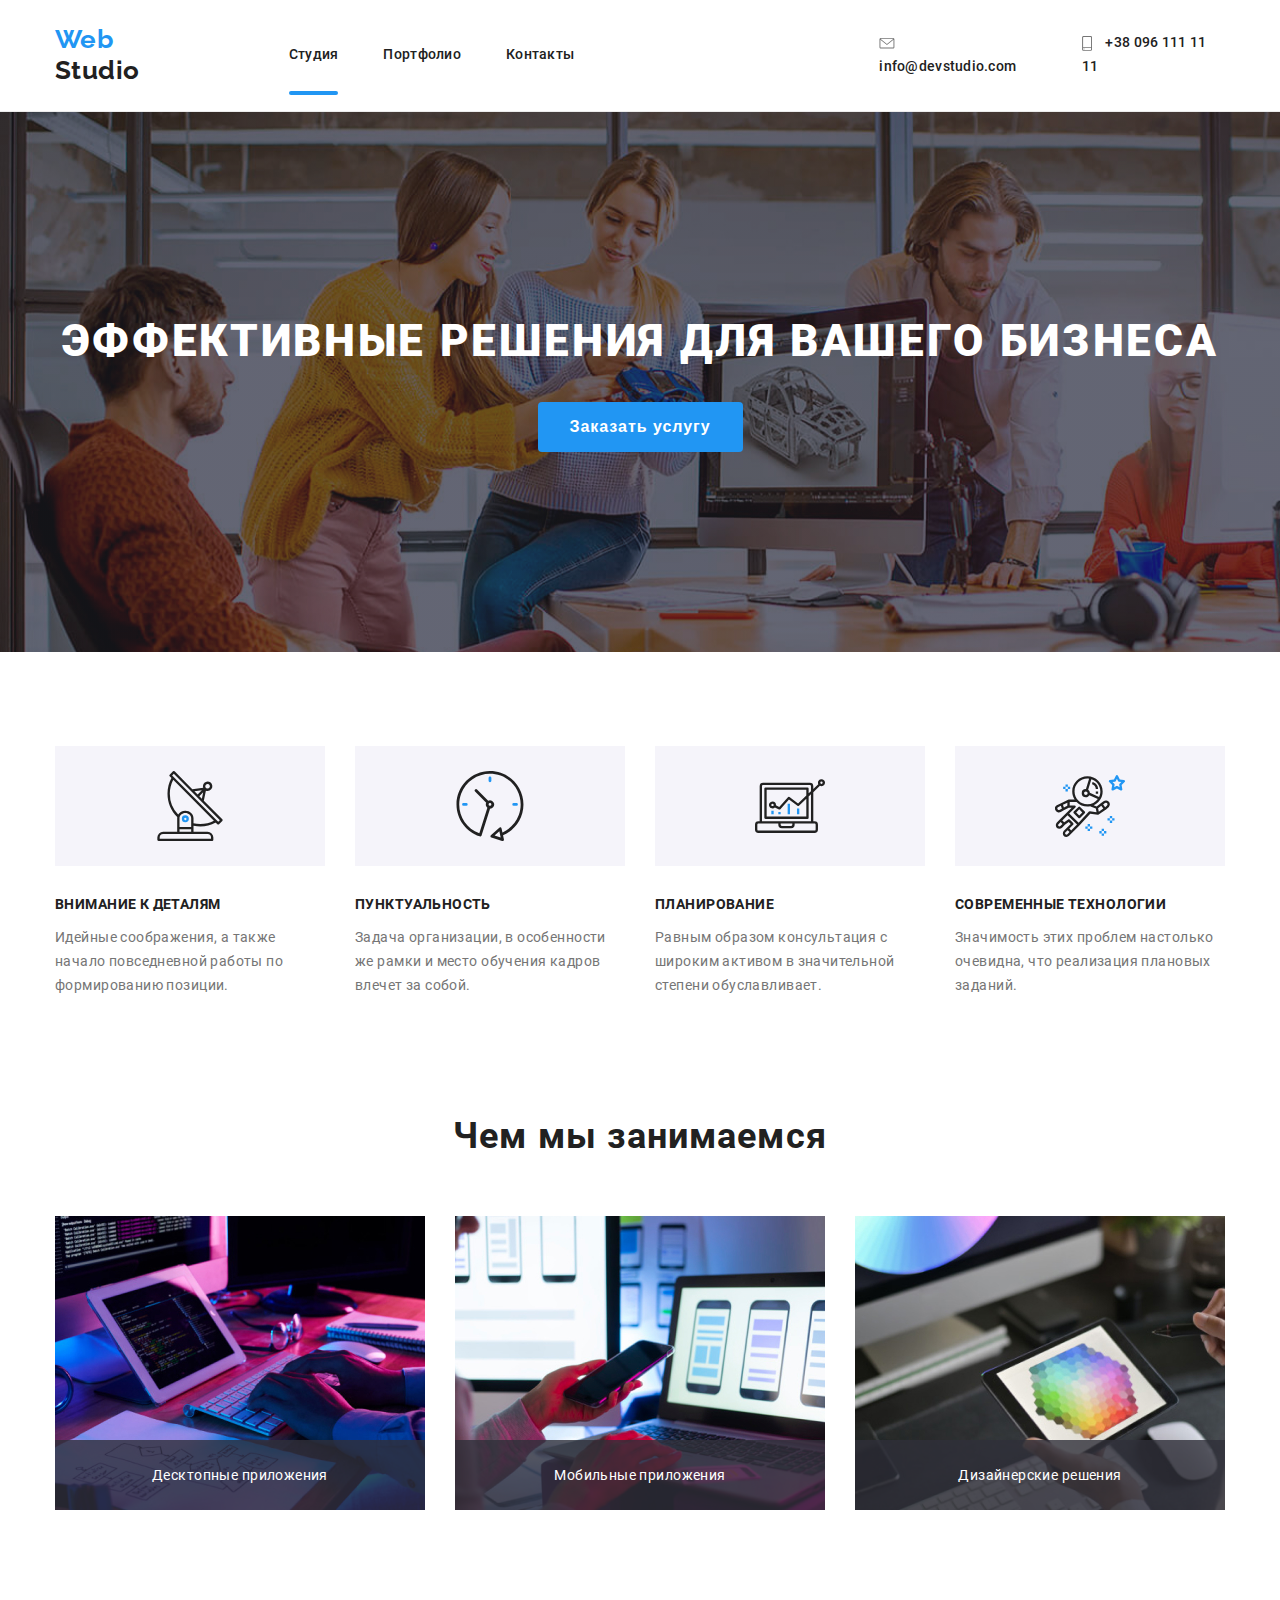
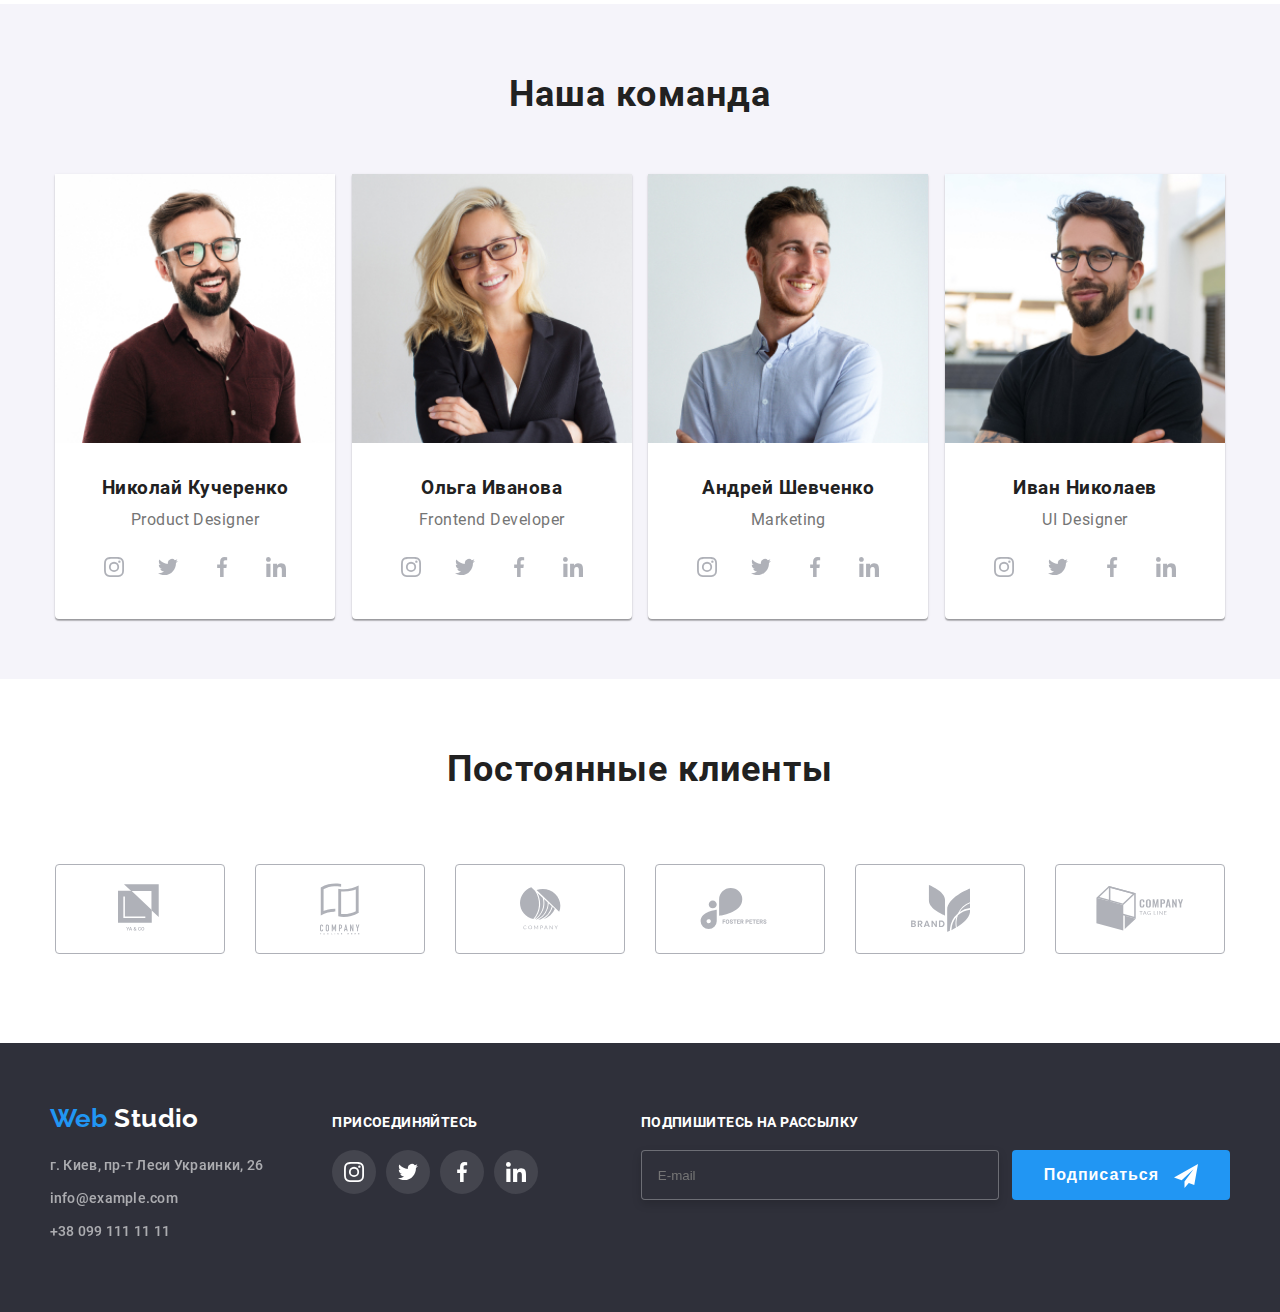
<file: index.html>
<!DOCTYPE html>
<html lang="ru">
  <head>
    <meta charset="UTF-8" />
    <meta name="viewport" content="width=device-width, initial-scale=1.0" />
    <title>Document</title>
    <!-- <link href="https://fonts.googleapis.com/css2?family=Roboto:ital,wght@0,300;0,400;0,500;0,700;0,900;1,300;1,400;1,500;1,700;1,900&display=swap" rel="stylesheet" /> -->
    <link rel="stylesheet" href="./css/main.min.css" />
  </head>

  <body>
    <header class="page-header">
      <div class="container flexbox">
        <nav class="navigation">
          <a href="./index.html" class="logo">
            <span class="web-logo">Web</span>
            Studio
          </a>
          <div class="menu-container" id="menu-container" data-menu>
            <ul class="list menu-list">
              <li class="menu-item"><a href="" class="menu-link current">Студия</a></li>
              <li class="menu-item">
                <a href="./portfolio.html" class="menu-link">Портфолио</a>
              </li>
              <li class="menu-item">
                <a href="" class="menu-link">Контакты</a>
              </li>
            </ul>
            <ul class="list link flexbox">
              <li class="mob-link">
                <a href="mailto:info@devstudio.com" class="contacts-link mail">
                  <svg class="contact-icon" width="16" height="11.2">
                    <use href="./images/iconsoptimaze/spritegood.svg#icon-envelope"></use>
                  </svg>
                  info@devstudio.com</a
                >
              </li>
              <li>
                <a href="tel:+380961111111" class="contacts-link">
                  <svg class="contact-icon" width="10" height="14.94">
                    <use href="./images/iconsoptimaze/spritegood.svg#icon-smartphone"></use>
                  </svg>
                  +38 096 111 11 11</a
                >
              </li>
            </ul>
          </div>

          <button type="button" class="menu-button" aria-expanded="false" aria-controls="menu-container" data-menu-button>
            <svg width="40" height="40" aria-label="Переключатель мобильного меню">
              <use class="icon-menu" href="./images/mobtabsvg/mobile.svg#icon-menu"></use>
              <use class="icon-cross" href="./images/mobtabsvg/mobile.svg#icon-close"></use>
            </svg>
          </button>
        </nav>
      </div>
    </header>
    <!--First section-->

    <div class="overlay">
      <section class="hero default-section-hero">
        <h1 class="page-title">Эффективные решения для вашего бизнеса</h1>
        <button class="btn-studio" data-modal-open>Заказать услугу</button>
      </section>
    </div>
    <!--Second section-->
    <section class="default-section-aboutus">
      <div class="container">
        <ul class="list about-us">
          <li class="about-us-item">
            <div class="about-us-item_img">
              <svg class="icon-antenna" width="70" height="70">
                <use href="./images/iconsoptimaze/spritegood.svg#icon-antenna-1"></use>
              </svg>
            </div>
            <h2 class="section-headlines">Внимание к деталям</h2>
            <p class="title-label">Идейные соображения, а также начало повседневной работы по формированию позиции.</p>
          </li>
          <li class="about-us-item">
            <div class="about-us-item_img">
              <svg class="icon-antenna" width="70" height="70">
                <use href="./images/iconsoptimaze/spritegood.svg#icon-clock-1"></use>
              </svg>
            </div>
            <h2 class="section-headlines">Пунктуальность</h2>
            <p class="title-label">Задача организации, в особенности же рамки и место обучения кадров влечет за собой.</p>
          </li>
          <li class="about-us-item">
            <div class="about-us-item_img">
              <svg class="icon-antenna" width="70" height="70">
                <use href="./images/iconsoptimaze/spritegood.svg#icon-diagram-1"></use>
              </svg>
            </div>
            <h2 class="section-headlines">Планирование</h2>
            <p class="title-label">Равным образом консультация с широким активом в значительной степени обуславливает.</p>
          </li>
          <li class="about-us-item">
            <div class="about-us-item_img">
              <svg class="icon-antenna" width="70" height="70">
                <use href="./images/iconsoptimaze/spritegood.svg#icon-astronaut-1"></use>
              </svg>
            </div>
            <h2 class="section-headlines">Современные технологии</h2>
            <p class="title-label">Значимость этих проблем настолько очевидна, что реализация плановых заданий.</p>
          </li>
        </ul>
      </div>
    </section>
    <!-- Third section-->
    <section class="device-section">
      <div class="container">
        <h2 class="section-title">Чем мы занимаемся</h2>
        <ul class="list device-info">
          <li class="device-container">
            <picture>
              <source srcset="./images/devicenewopt/notebook.jpg 1x, ./images/devicenewopt/notebook@2x.jpg 2x" media="(min-width:1200px)" />
            <img src="./images/devicenewopt/img.jpg" alt="ноутбук на столе" class="device-img" />
          </picture>
            <p class="device-info-text">Десктопные приложения</p>
          </li>
          <li class="device-container">
            <picture>
              <source srcset="./images/devicenewopt/smartphone.jpg 1x, ./images/devicenewopt/smartphone@2x.jpg 2x" media="(min-width:1200px)" />
            <img src="./images/devicenewopt/img2.jpg" alt="смартфон" class="device-img" />
          </picture>
            <p class="device-info-text">Мобильные приложения</p>
          </li>
          <li class="device-container">
            <picture>
              <source srcset="./images/devicenewopt/design.jpg 1x, ./images/devicenewopt/design@2x.jpg 2x" media="(min-width:1200px)" />
            <img src="./images/devicenewopt/img3.jpg" alt="дизайн" class="device-img" />
          </picture>
            <p class="device-info-text">Дизайнерские решения</p>
          </li>
        </ul>
      </div>
    </section>
    <!-- Our team! -->
    <section class="default-section background-our-team">
      <div class="container">
        <h2 class="section-title">Наша команда</h2>
        <ul class="list section-team all-team">
          <li class="all-team-command">
            <picture>
              <source srcset="./images/team/desktop/team1.jpg 1x, ./images/team/desktop/team1@2x.jpg 2x" media="(min-width:1200px)" />
              <source srcset="./images/team/tablet/team1.jpg 1x, ./images/team/tablet/team1@2x.jpg 2x" media="(min-width:768px)" />
              <source srcset="./images/team/mobile/team1.jpg 1x, ./images/team/mobile/team1@2x.jpg 2x" media="(max-width:767px)" />
              <img class="all-team-photo" src="./images/team/nikolay.jpg" alt="Дизайнер Николай Кучеренко" width="270" />
            </picture>
            <h3 class="all-team-name">Николай Кучеренко</h3>
            <p class="professions-team">Product Designer</p>
            <ul class="list social-icons-list">
              <li class="social-icons-item">
                <a href="https://www.instagram.com/" class="social-icons-link" target="_blank" rel="noopener noreferrer" aria-label="ссылка Instagram">
                  <svg class="social-icon" width="20" height="20">
                    <use href="./images/iconsoptimaze/spritegood.svg#icon-instagram-2"></use>
                  </svg>
                </a>
              </li>
              <li class="social-icons-item">
                <a href="https://twitter.com/" class="social-icons-link" target="_blank" rel="noopener noreferrer" aria-label="ссылка Twitter">
                  <svg class="social-icon" width="20" height="20">
                    <use href="./images/iconsoptimaze/spritegood.svg#icon-twitter-1"></use>
                  </svg>
                </a>
              </li>
              <li class="social-icons-item">
                <a href="https://www.facebook.com/" class="social-icons-link" target="_blank" rel="noopener noreferrer" aria-label="ссылка Facebook">
                  <svg class="social-icon" width="20" height="20">
                    <use href="./images/iconsoptimaze/spritegood.svg#icon-facebook-1"></use>
                  </svg>
                </a>
              </li>
              <li class="social-icons-item">
                <a href="https://www.linkedin.com/" class="social-icons-link" target="_blank" rel="noopener noreferrer" aria-label="ссылка Linkedin">
                  <svg class="social-icon" width="20" height="20">
                    <use href="./images/iconsoptimaze/spritegood.svg#icon-linkedin-1"></use>
                  </svg>
                </a>
              </li>
            </ul>
          </li>
          <li class="all-team-command">
            <picture>
              <source srcset="./images/team/desktop/team2.jpg 1x, ./images/team/desktop/team2@2x.jpg 2x" media="(min-width:1200px)" />
              <source srcset="./images/team/tablet/team2.jpg 1x, ./images/team/tablet/team2@2x.jpg 2x" media="(min-width:768px)" />
              <source srcset="./images/team/mobile/team2.jpg 1x, ./images/team/mobile/team2@2x.jpg 2x" media="(max-width:767px)" />
              <img class="all-team-photo" src="./images/team/olga.jpg" alt="Фронтенд разработчик" width="270" />
            </picture>
            <h3 class="all-team-name">Ольга Иванова</h3>
            <p class="professions-team">Frontend Developer</p>
            <ul class="list social-icons-list">
              <li class="social-icons-item">
                <a href="https://www.instagram.com/" class="social-icons-link" target="_blank" rel="noopener noreferrer" aria-label="ссылка Instagram">
                  <svg class="social-icon" width="20" height="20">
                    <use href="./images/iconsoptimaze/spritegood.svg#icon-instagram-2"></use>
                  </svg>
                </a>
              </li>
              <li class="social-icons-item">
                <a href="https://twitter.com/" class="social-icons-link" target="_blank" rel="noopener noreferrer" aria-label="ссылка Twitter">
                  <svg class="social-icon" width="20" height="20">
                    <use href="./images/iconsoptimaze/spritegood.svg#icon-twitter-1"></use>
                  </svg>
                </a>
              </li>
              <li class="social-icons-item">
                <a href="https://www.facebook.com/" class="social-icons-link" target="_blank" rel="noopener noreferrer" aria-label="ссылка Facebook">
                  <svg class="social-icon" width="20" height="20">
                    <use href="./images/iconsoptimaze/spritegood.svg#icon-facebook-1"></use>
                  </svg>
                </a>
              </li>
              <li class="social-icons-item">
                <a href="https://www.linkedin.com/" class="social-icons-link" target="_blank" rel="noopener noreferrer" aria-label="ссылка Linkedin">
                  <svg class="social-icon" width="20" height="20">
                    <use href="./images/iconsoptimaze/spritegood.svg#icon-linkedin-1"></use>
                  </svg>
                </a>
              </li>
            </ul>
          </li>
          <li class="all-team-command">
            <picture>
              <source srcset="./images/team/desktop/team3.jpg 1x, ./images/team/desktop/team3@2x.jpg 2x" media="(min-width:1200px)" />
              <source srcset="./images/team/tablet/team3.jpg 1x, ./images/team/tablet/team3@2x.jpg 2x" media="(min-width:768px)" />
              <source srcset="./images/team/mobile/team3.jpg 1x, ./images/team/mobile/team3@2x.jpg 2x" media="(max-width:767px)" />
              <img class="all-team-photo" src="./images/team/andrey.jpg" alt="Маркетолог" width="270" />
            </picture>
            <h3 class="all-team-name">Андрей Шевченко</h3>
            <p class="professions-team">Marketing</p>
            <ul class="list social-icons-list">
              <li class="social-icons-item">
                <a href="https://www.instagram.com/" class="social-icons-link" target="_blank" rel="noopener noreferrer" aria-label="ссылка Instagram">
                  <svg class="social-icon" width="20" height="20">
                    <use href="./images/iconsoptimaze/spritegood.svg#icon-instagram-2"></use>
                  </svg>
                </a>
              </li>
              <li class="social-icons-item">
                <a href="https://twitter.com/" class="social-icons-link" target="_blank" rel="noopener noreferrer" aria-label="ссылка Twitter">
                  <svg class="social-icon" width="20" height="20">
                    <use href="./images/iconsoptimaze/spritegood.svg#icon-twitter-1"></use>
                  </svg>
                </a>
              </li>
              <li class="social-icons-item">
                <a href="https://www.facebook.com/" class="social-icons-link" target="_blank" rel="noopener noreferrer" aria-label="ссылка Facebook">
                  <svg class="social-icon" width="20" height="20">
                    <use href="./images/iconsoptimaze/spritegood.svg#icon-facebook-1"></use>
                  </svg>
                </a>
              </li>
              <li class="social-icons-item">
                <a href="https://www.linkedin.com/" class="social-icons-link" target="_blank" rel="noopener noreferrer" aria-label="ссылка Linkedin">
                  <svg class="social-icon" width="20" height="20">
                    <use href="./images/iconsoptimaze/spritegood.svg#icon-linkedin-1"></use>
                  </svg>
                </a>
              </li>
            </ul>
          </li>
          <li class="all-team-command">
            <picture>
              <source srcset="./images/team/desktop/team4.jpg 1x, ./images/team/desktop/team4@2x.jpg 2x" media="(min-width:1200px)" />
              <source srcset="./images/team/tablet/team4.jpg 1x, ./images/team/tablet/team4@2x.jpg 2x" media="(min-width:768px)" />
              <source srcset="./images/team/mobile/team4.jpg 1x, ./images/team/mobile/team4@2x.jpg 2x" media="(max-width:767px)" />
              <img class="all-team-photo" src="./images/team/ivan.jpg" alt="Дизайнер" width="270" />
            </picture>
            <h3 class="all-team-name">Иван Николаев</h3>
            <p class="professions-team">UI Designer</p>
            <ul class="list social-icons-list">
              <li class="social-icons-item">
                <a href="https://www.instagram.com/" class="social-icons-link" target="_blank" rel="noopener noreferrer" aria-label="ссылка Instagram">
                  <svg class="social-icon" width="20" height="20">
                    <use href="./images/iconsoptimaze/spritegood.svg#icon-instagram-2"></use>
                  </svg>
                </a>
              </li>
              <li class="social-icons-item">
                <a href="https://twitter.com/" class="social-icons-link" target="_blank" rel="noopener noreferrer" aria-label="ссылка Twitter">
                  <svg class="social-icon" width="20" height="20">
                    <use href="./images/iconsoptimaze/spritegood.svg#icon-twitter-1"></use>
                  </svg>
                </a>
              </li>
              <li class="social-icons-item">
                <a href="https://www.facebook.com/" class="social-icons-link" target="_blank" rel="noopener noreferrer" aria-label="ссылка Facebook">
                  <svg class="social-icon" width="20" height="20">
                    <use href="./images/iconsoptimaze/spritegood.svg#icon-facebook-1"></use>
                  </svg>
                </a>
              </li>
              <li class="social-icons-item">
                <a href="https://www.linkedin.com/" class="social-icons-link" target="_blank" rel="noopener noreferrer" aria-label="ссылка Linkedin">
                  <svg class="social-icon" width="20" height="20">
                    <use href="./images/iconsoptimaze/spritegood.svg#icon-linkedin-1"></use>
                  </svg>
                </a>
              </li>
            </ul>
          </li>
        </ul>
      </div>
    </section>
    <!--Постоянные клиенты-->
    <section class="default-section">
      <div class="container">
        <h2 class="section-title">Постоянные клиенты</h2>
        <ul class="our-patners">
          <li>
            <a href="#" class="item">
              <svg class="social-icon" width="45" height="50">
                <use href="./images/iconsoptimaze/spritegood.svg#icon-logo1"></use>
              </svg>
            </a>
          </li>
          <li>
            <a href="#" class="item">
              <svg class="social-icon" width="40" height="52">
                <use href="./images/iconsoptimaze/spritegood.svg#icon-logo2"></use>
              </svg>
            </a>
          </li>
          <li>
            <a href="#" class="item">
              <svg class="social-icon" width="41" height="43">
                <use href="./images/iconsoptimaze/spritegood.svg#icon-Object"></use>
              </svg>
            </a>
          </li>
          <li>
            <a href="#" class="item">
              <svg class="social-icon" width="80" height="42">
                <use href="./images/iconsoptimaze/spritegood.svg#icon-logo4"></use>
              </svg>
            </a>
          </li>
          <li>
            <a href="#" class="item">
              <svg class="social-icon" width="59" height="47">
                <use href="./images/iconsoptimaze/spritegood.svg#icon-logo5"></use>
              </svg>
            </a>
          </li>
          <li>
            <a href="#" class="item">
              <svg class="social-icon" width="88" height="45">
                <use href="./images/iconsoptimaze/spritegood.svg#icon-Object1"></use>
              </svg>
            </a>
          </li>
        </ul>
      </div>
    </section>
    <!--Footer-->
    <footer class="footer">
      <div class="footer-content">
        <div class="adress-container">
          <a href="./index.html" class="logo logo-footer">
            <span class="web-logo">Web</span>
            <span class="logo-white"> Studio</span>
          </a>
          <address class="information-link">
            <ul class="list contacts-list">
              <li class="contacts-item">
                <a href="https://goo.gl/maps/5xj853KmicQmjz2C8" class="contacts-list-item" target="_blank" rel="noopener noreferrer"> г. Киев, пр-т Леси Украинки, 26 </a>
              </li>
              <li class="contacts-item">
                <a href="mailto:info@example.com" class="contacts-list-item">info@example.com</a>
              </li>
              <li class="contacts-item">
                <a href="tel:+380991111111" class="contacts-list-item">+38 099 111 11 11</a>
              </li>
            </ul>
          </address>
        </div>
        <div class="join-item">
          <h2 class="join">Присоединяйтесь</h2>
          <ul class="list social-icons-list-footer">
            <li class="social-icons-item-footer">
              <a href="https://www.instagram.com/" class="social-icons-link-footer" target="_blank" rel="noopener noreferrer" aria-label="ссылка Instagram">
                <svg class="social-icon" width="20" height="20">
                  <use href="./images/iconsoptimaze/spritegood.svg#icon-instagram-2"></use>
                </svg>
              </a>
            </li>
            <li class="social-icons-item-footer">
              <a href="https://twitter.com/" class="social-icons-link-footer" target="_blank" rel="noopener noreferrer" aria-label="ссылка Twitter">
                <svg class="social-icon" width="20" height="20">
                  <use href="./images/iconsoptimaze/spritegood.svg#icon-twitter-1"></use>
                </svg>
              </a>
            </li>
            <li class="social-icons-item-footer">
              <a href="https://www.facebook.com/" class="social-icons-link-footer" target="_blank" rel="noopener noreferrer" aria-label="ссылка Facebook">
                <svg class="social-icon" width="20" height="20">
                  <use href="./images/iconsoptimaze/spritegood.svg#icon-facebook-1"></use>
                </svg>
              </a>
            </li>
            <li class="social-icons-item-footer">
              <a href="https://www.linkedin.com/" class="social-icons-link-footer" target="_blank" rel="noopener noreferrer" aria-label="ссылка Linkedin">
                <svg class="social-icon" width="20" height="20">
                  <use href="./images/iconsoptimaze/spritegood.svg#icon-linkedin-1"></use>
                </svg>
              </a>
            </li>
          </ul>
        </div>
        <div class="subscribe">
          <h2 class="subscribe-info">Подпишитесь на рассылку</h2>
          <div class="join-footer">
            <input class="footer-input" type="email" name="email" placeholder="E-mail" />
            <button class="btn-subscribe">
              Подписаться
              <svg class="icon-send" width="24" height="24">
                <use href="./images/modalsvg/symbol-defs2.svg#icon-icon-send"></use>
              </svg>
            </button>
          </div>
        </div>
      </div>
    </footer>
    <div class="backdrop is-hidden" data-modal>
      <form class="modal">
        <button class="btn-close" data-modal-close>
          <svg class="img-close" width="11" height="11">
            <use href="./images/modalsvg/cursor.svg#icon-Vector-1"></use>
          </svg>
        </button>
        <h1 class="form-title">Оставьте свои данные, мы вам перезвоним</h1>
        <div class="form-field">
          <label for="name" class="form-label">Имя</label>
          <input class="form-input" type="text" name="name" id="name" />
          <div class="img-form">
            <svg class="img-modal" width="18" height="18">
              <use href="./images/modalsvg/modal.svg#icon-person"></use>
            </svg>
          </div>
        </div>
        <div class="form-field">
          <label for="tel" class="form-label">Телефон</label>
          <input class="form-input" type="text" name="tel" id="tel" />
          <div class="img-form">
            <svg class="img-modal" width="18" height="18">
              <use href="./images/modalsvg/modal.svg#icon-phone"></use>
            </svg>
          </div>
        </div>
        <div class="form-field">
          <label for="email" class="form-label">Почта</label>
          <input class="form-input" type="email" name="email" id="email" />
          <div class="img-form">
            <svg class="img-modal" width="18" height="18">
              <use href="./images/modalsvg/modal.svg#icon-email"></use>
            </svg>
          </div>
        </div>
        <div class="form-field">
          <label for="comment" class="form-label">Комментарий</label>
          <textarea name="comment" id="comment" placeholder="Введите текст"></textarea>
        </div>
        <div class="form-privacy">
          <input class="checkbox" type="checkbox" name="policy" id="policy" />
          <label for="policy" class="checkbox-privacy">Соглашаюсь с рассылкой и принимаю <a href="">Условия договора</a></label>
        </div>
        <button class="btn-send" type="submit-btn">Отправить</button>
      </form>
    </div>
    <script src="./js/modal.js"></script>
    <script src="js/menu.js"></script>
  </body>
</html>
</file>
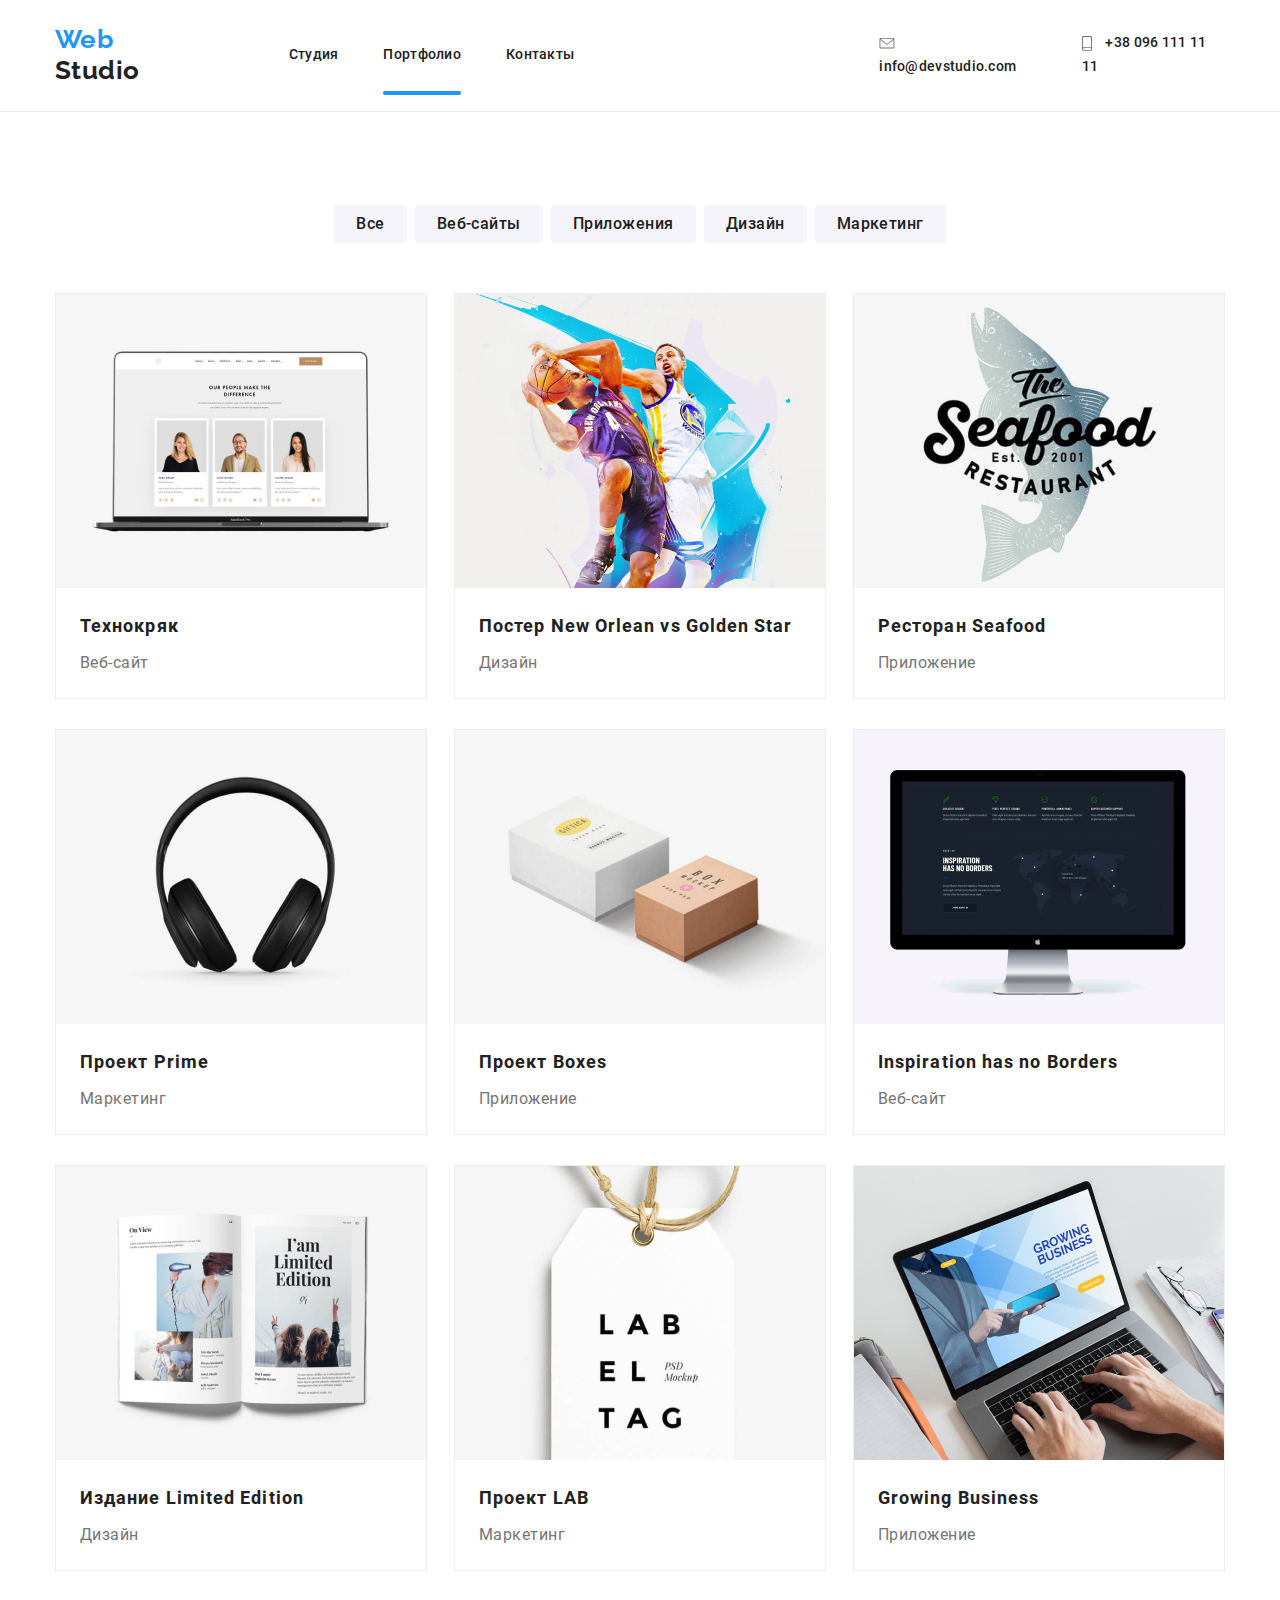
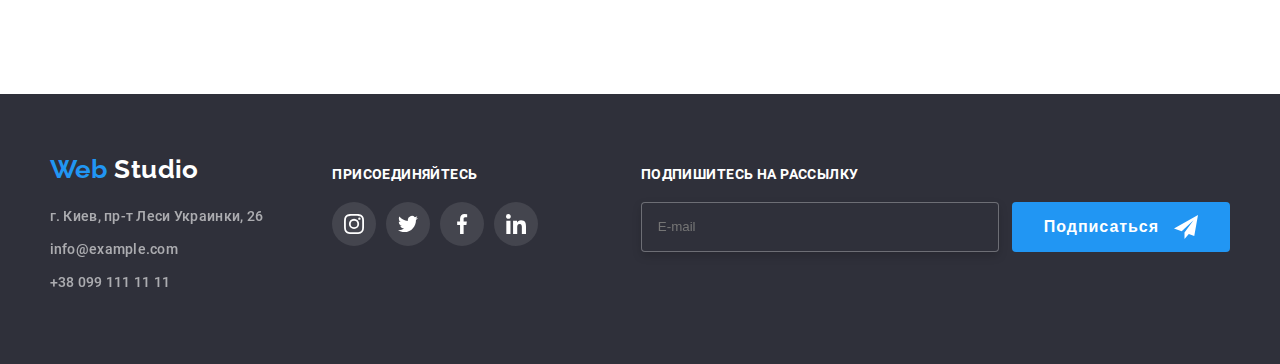
<file: portfolio.html>
<!DOCTYPE html>
<html lang="en">
  <head>
    <meta charset="UTF-8" />
    <meta name="viewport" content="width=device-width, initial-scale=1.0" />
    <title>Document</title>
    <!-- <link href="https://fonts.googleapis.com/css2?family=Roboto:ital,wght@0,300;0,400;0,500;0,700;0,900;1,300;1,400;1,500;1,700;1,900&display=swap" rel="stylesheet" /> -->
    <link rel="stylesheet" href="./css/main.min.css" />
    <link rel="stylesheet" href="./css/portfolioStyles.css" />
  </head>
  <body>
    <header class="page-header">
      <div class="container flexbox">
        <nav class="navigation">
          <a href="./index.html" class="logo">
            <span class="web-logo">Web</span>
            Studio
          </a>
          <div class="menu-container" id="menu-container" data-menu>
          <ul class="list menu-list">
            <li class="menu-item"><a href="./index.html" class="menu-link">Студия</a></li>
            <li class="menu-item current"><a href="" class="menu-link current">Портфолио</a></li>
            <li class="menu-item"><a href="" class="menu-link">Контакты</a></li>
          </ul>
        <ul class="list link flexbox">
          <li class="mob-link">
            <a href="mailto:info@devstudio.com" class="contacts-link mail">
              <svg class="contact-icon" width="16" height="11.2">
                <use href="./images/iconsoptimaze/spritegood.svg#icon-envelope"></use>
              </svg>
              info@devstudio.com</a>
          </li>
          <li>
            <a href="tel:+380961111111" class="contacts-link">
              <svg class="contact-icon" width="10" height="14.94">
                <use href="./images/iconsoptimaze/spritegood.svg#icon-smartphone"></use>
              </svg>
              +38 096 111 11 11</a>
          </li>
        </ul>
      </div>
      <button type="button" class="menu-button" aria-expanded="false" aria-controls="menu-container" data-menu-button>
        <svg width="40" height="40" aria-label="Переключатель мобильного меню">
          <use class="icon-menu" href="./images/mobtabsvg/mobile.svg#icon-menu"></use>
          <use class="icon-cross" href="./images/mobtabsvg/mobile.svg#icon-close"></use>
        </svg>
      </button>
      </nav>
      </div>
    </header>

    <main>
      <div class="container main">
        <ul class="list button-list">
          <li class="button-list-item"><button class="btn">Все</button></li>
          <li class="button-list-item"><button class="btn">Веб-сайты</button></li>
          <li class="button-list-item"><button class="btn">Приложения</button></li>
          <li class="button-list-item"><button class="btn">Дизайн</button></li>
          <li class="button-list-item"><button class="btn">Маркетинг</button></li>
        </ul>
      

      <ul class="list information">
        <li class="our-portfolio">
          <div class="portfolio-img">
            <picture>
              <source srcset="./images/portfolio-images/desktop/img1.jpg 1x, ./images/portfolio-images/desktop/img1@2x.jpg 2x" media="(min-width:1200px)" />
              <source srcset="./images/portfolio-images/tablet/img1.jpg 1x, ./images/portfolio-images/tablet/img1@2x.jpg 2x" media="(min-width:768px)" />
              <source srcset="./images/portfolio-images/mobile/img1.jpg 1x, ./images/portfolio-images/mobile/img1@2x.jpg 2x" media="(max-width:767px)" />
              <img src="./images/portfolio-images/img2.jpg" class="img-class" alt="техно-кряк" />
            </picture>
          <p class="about-description visually-hidden">Технокряк это современная площадка распространения коронавируса. Компании используют эту платформу для цифрового шпионажа и атак на защищённые сервера конкурентов.</p>
          </div>
          <h2 class="title">Технокряк</h2>
          <p class="description">Веб-сайт</p>
        </li>
        <li class="our-portfolio">
          <div class="portfolio-img">
            <picture>
              <source srcset="./images/portfolio-images/desktop/img2.jpg 1x, ./images/portfolio-images/desktop/img2@2x.jpg 2x" media="(min-width:1200px)" />
              <source srcset="./images/portfolio-images/tablet/img2.jpg 1x, ./images/portfolio-images/tablet/img2@2x.jpg 2x" media="(min-width:768px)" />
              <source srcset="./images/portfolio-images/mobile/img2.jpg 1x, ./images/portfolio-images/mobile/img2@2x.jpg 2x" media="(max-width:767px)" />
              <img src="./images/portfolio-images/poster.jpg" alt="баскетбол" class="img-class" />
              </picture>
          <p class="about-description visually-hidden">Технокряк это современная площадка распространения коронавируса. Компании используют эту платформу для цифрового шпионажа и атак на защищённые сервера конкурентов.</p>
          </div>
          <h2 class="title">Постер New Orlean vs Golden Star</h2>
          <p class="description">Дизайн</p>
        </li>
        <li class="our-portfolio">
          <div class="portfolio-img">
            <picture>
              <source srcset="./images/portfolio-images/desktop/img3.jpg 1x, ./images/portfolio-images/desktop/img3@2x.jpg 2x" media="(min-width:1200px)" />
              <source srcset="./images/portfolio-images/tablet/img3.jpg 1x, ./images/portfolio-images/tablet/img3@2x.jpg 2x" media="(min-width:768px)" />
              <source srcset="./images/portfolio-images/mobile/img3.jpg 1x, ./images/portfolio-images/mobile/img3@2x.jpg 2x" media="(max-width:767px)" />
              <img src="./images/portfolio-images/restaurant.jpg" alt="ресторан" class="img-class" />
              </picture>
          <p class="about-description visually-hidden">Технокряк это современная площадка распространения коронавируса. Компании используют эту платформу для цифрового шпионажа и атак на защищённые сервера конкурентов.</p>
          </div>
          <h2 class="title">Ресторан Seafood</h2>
          <p class="description">Приложение</p>
        </li>
        <li class="our-portfolio">
          <div class="portfolio-img">
            <picture>
              <source srcset="./images/portfolio-images/desktop/img4.jpg 1x, ./images/portfolio-images/desktop/img4@2x.jpg 2x" media="(min-width:1200px)" />
              <source srcset="./images/portfolio-images/tablet/img4.jpg 1x, ./images/portfolio-images/tablet/img4@2x.jpg 2x" media="(min-width:768px)" />
              <source srcset="./images/portfolio-images/mobile/img4.jpg 1x, ./images/portfolio-images/mobile/img4@2x.jpg 2x" media="(max-width:767px)" />
              <img src="./images/portfolio-images/headphone.jpg" alt="наушники" class="img-class" />
              </picture>
          <p class="about-description visually-hidden">Технокряк это современная площадка распространения коронавируса. Компании используют эту платформу для цифрового шпионажа и атак на защищённые сервера конкурентов.</p>
          </div>
          <h2 class="title">Проект Prime</h2>
          <p class="description">Маркетинг</p>
        </li>
        <li class="our-portfolio">
          <div class="portfolio-img">
            <picture>
              <source srcset="./images/portfolio-images/desktop/img5.jpg 1x, ./images/portfolio-images/desktop/img5@2x.jpg 2x" media="(min-width:1200px)" />
              <source srcset="./images/portfolio-images/tablet/img5.jpg 1x, ./images/portfolio-images/tablet/img5@2x.jpg 2x" media="(min-width:768px)" />
              <source srcset="./images/portfolio-images/mobile/img5.jpg 1x, ./images/portfolio-images/mobile/img5@2x.jpg 2x" media="(max-width:767px)" />
              <img src="./images/portfolio-images/boxes.jpg" alt="коробки" class="img-class" />
              </picture>
          <p class="about-description visually-hidden">Технокряк это современная площадка распространения коронавируса. Компании используют эту платформу для цифрового шпионажа и атак на защищённые сервера конкурентов.</p>
          </div>
          <h2 class="title">Проект Boxes</h2>
          <p class="description">Приложение</p>
        </li>
        <li class="our-portfolio">
          <div class="portfolio-img">
            <picture>
              <source srcset="./images/portfolio-images/desktop/img6.jpg 1x, ./images/portfolio-images/desktop/img6@2x.jpg 2x" media="(min-width:1200px)" />
              <source srcset="./images/portfolio-images/tablet/img6.jpg 1x, ./images/portfolio-images/tablet/img6@2x.jpg 2x" media="(min-width:768px)" />
              <source srcset="./images/portfolio-images/mobile/img6.jpg 1x, ./images/portfolio-images/mobile/img6@2x.jpg 2x" media="(max-width:767px)" />
              <img src="./images/portfolio-images/mac.jpg" alt="ноут" class="img-class" />
              </picture>
          <p class="about-description visually-hidden">Технокряк это современная площадка распространения коронавируса. Компании используют эту платформу для цифрового шпионажа и атак на защищённые сервера конкурентов.</p>
          </div>
          <h2 class="title">Inspiration has no Borders</h2>
          <p class="description">Веб-сайт</p>
        </li>
        <li class="our-portfolio">
          <div class="portfolio-img">
            <picture>
              <source srcset="./images/portfolio-images/desktop/img7.jpg 1x, ./images/portfolio-images/desktop/img7@2x.jpg 2x" media="(min-width:1200px)" />
              <source srcset="./images/portfolio-images/tablet/img7.jpg 1x, ./images/portfolio-images/tablet/img7@2x.jpg 2x" media="(min-width:768px)" />
              <source srcset="./images/portfolio-images/mobile/img7.jpg 1x, ./images/portfolio-images/mobile/img7@2x.jpg 2x" media="(max-width:767px)" />
              <img src="./images/portfolio-images/magazine.jpg" alt="журнал" class="img-class" />
              </picture>
          <p class="about-description visually-hidden">Технокряк это современная площадка распространения коронавируса. Компании используют эту платформу для цифрового шпионажа и атак на защищённые сервера конкурентов.</p>
          </div>
          <h2 class="title">Издание Limited Edition</h2>
          <p class="description">Дизайн</p>
        </li>
        <li class="our-portfolio">
          <div class="portfolio-img">
            <picture>
              <source srcset="./images/portfolio-images/desktop/img8.jpg 1x, ./images/portfolio-images/desktop/img8@2x.jpg 2x" media="(min-width:1200px)" />
              <source srcset="./images/portfolio-images/tablet/img8.jpg 1x, ./images/portfolio-images/tablet/img8@2x.jpg 2x" media="(min-width:768px)" />
              <source srcset="./images/portfolio-images/mobile/img8.jpg 1x, ./images/portfolio-images/mobile/img8@2x.jpg 2x" media="(max-width:767px)" />
              <img src="./images/portfolio-images/label.jpg" alt="бирка" class="img-class" />
              </picture>
          <p class="about-description visually-hidden">Технокряк это современная площадка распространения коронавируса. Компании используют эту платформу для цифрового шпионажа и атак на защищённые сервера конкурентов.</p>
          </div>
          <h2 class="title">Проект LAB</h2>
          <p class="description">Маркетинг</p>
        </li>
        <li class="our-portfolio">
          <div class="portfolio-img">
            <picture>
              <source srcset="./images/portfolio-images/desktop/img9.jpg 1x, ./images/portfolio-images/desktop/img9@2x.jpg 2x" media="(min-width:1200px)" />
              <source srcset="./images/portfolio-images/tablet/img9.jpg 1x, ./images/portfolio-images/tablet/img9@2x.jpg 2x" media="(min-width:768px)" />
              <source srcset="./images/portfolio-images/mobile/img9.jpg 1x, ./images/portfolio-images/mobile/img9@2x.jpg 2x" media="(max-width:767px)" />
              <img src="./images/portfolio-images/notebook.jpg" alt="ноут" class="img-class" />
              </picture>
          <p class="about-description visually-hidden">Технокряк это современная площадка распространения коронавируса. Компании используют эту платформу для цифрового шпионажа и атак на защищённые сервера конкурентов.</p>
          </div>
          <h2 class="title">Growing Business</h2>
          <p class="description">Приложение</p>
        </li>
      </ul>
    </main>
    <footer class="footer">
      <div class="footer-content">
      <div class="adress-container">
        <a href="./index.html" class="logo logo-footer">
          <span class="web-logo">Web</span>
          <span class="logo-white"> Studio</span>
        </a>
        <address class="information-link">
          <ul class="list contacts-list">
            <li class="contacts-item">
              <a href="https://goo.gl/maps/5xj853KmicQmjz2C8" class="contacts-list-item" target="_blank" rel="noopener noreferrer">
                г. Киев, пр-т Леси Украинки, 26
              </a>
            </li>
            <li class="contacts-item">
              <a href="mailto:info@example.com" class="contacts-list-item">info@example.com</a>
            </li>
            <li class="contacts-item">
              <a href="tel:+380991111111" class="contacts-list-item">+38 099 111 11 11</a>
            </li>
          </ul>
        </address>
      </div>
      <div class="join-item">
        <h2 class="join">Присоединяйтесь</h2>
        <ul class="list social-icons-list-footer">
          <li class="social-icons-item-footer">
            <a href="https://www.instagram.com/" class="social-icons-link-footer" target="_blank" rel="noopener noreferrer" aria-label="ссылка Instagram">
            <svg class="social-icon" width="20" height="20">
              <use href="./images/iconsoptimaze/spritegood.svg#icon-instagram-2"></use>
            </svg>
            </a>
          </li>
          <li class="social-icons-item-footer">
            <a href="https://twitter.com/" class="social-icons-link-footer" target="_blank" rel="noopener noreferrer" aria-label="ссылка Twitter">
              <svg class="social-icon" width="20" height="20">
                <use href="./images/iconsoptimaze/spritegood.svg#icon-twitter-1"></use>
              </svg>
            </a>
          </li>
          <li class="social-icons-item-footer">
            <a href="https://www.facebook.com/" class="social-icons-link-footer" target="_blank" rel="noopener noreferrer" aria-label="ссылка Facebook">
              <svg class="social-icon" width="20" height="20">
                <use href="./images/iconsoptimaze/spritegood.svg#icon-facebook-1"></use>
              </svg>
            </a>
          </li>
          <li class="social-icons-item-footer">
            <a href="https://www.linkedin.com/" class="social-icons-link-footer" target="_blank" rel="noopener noreferrer" aria-label="ссылка Linkedin">
              <svg class="social-icon" width="20" height="20">
                <use href="./images/iconsoptimaze/spritegood.svg#icon-linkedin-1"></use>
              </svg>
            </a>
          </li>
        </ul>
      </div>
      <div class="subscribe">
        <h2 class="subscribe-info">Подпишитесь на рассылку</h2>
        <div class="join-footer">
        <input class="footer-input" type="email" name="email" placeholder="E-mail">
        <button class="btn-subscribe">Подписаться
          <svg class="icon-send" width="24" height="24">
            <use href="./images/modalsvg/symbol-defs2.svg#icon-icon-send"></use>
          </svg>
        </button>
      </div>
      </div>
    </div>
  </div>
    </footer>
  </body>

  <script src="./js/menu.js"></script>
</html>
</file>
<file: css/portfolioStyles.css>
/* :root {
  --primary-text-color: #212121;
  --secondary-text-color: #757575;
  --accent-text-color: #2196f3;
  --white-color: #ffffff;
} */

/* .container {
  margin-left: auto;
  margin-right: auto;
  width: 1170px;
  padding-left: 15px;
  padding-right: 15px;
  /* outline: 2px solid lime; */
} */

/* цвет основного шрифта #212121; */
/* вторичный цвет #757575; */
/* белый цвет #FFFFFF; */
/* акцент "Лого" #2196F3; */
/* вторичный цвет фона #F5F4FA; */
/* 
body {
  font-family: 'Roboto', sans-serif;
  font-size: 14px;
  line-height: 1.714;
  letter-spacing: 0.03em;
  color: var(--secondary-text-color);
} */



.footer-logo {
  display: inline-block;
  margin-bottom: 20px;
}
</file>
<file: css/main.min.css>
@font-face{font-family:"Roboto";font-style:normal;font-weight:400;src:local("Roboto"),local("Roboto-Regular"),url("../fonts/roboto-v20-latin_cyrillic-regular.woff2") format("woff2"),url("../fonts/roboto-v20-latin_cyrillic-regular.woff") format("woff")}@font-face{font-family:"Roboto";font-style:normal;font-weight:500;src:local("Roboto Medium"),local("Roboto-Medium"),url("../fonts/roboto-v20-latin_cyrillic-500.woff2") format("woff2"),url("../fonts/roboto-v20-latin_cyrillic-500.woff") format("woff")}@font-face{font-family:"Roboto";font-style:normal;font-weight:700;src:local("Roboto Bold"),local("Roboto-Bold"),url("../fonts/roboto-v20-latin_cyrillic-700.woff2") format("woff2"),url("../fonts/roboto-v20-latin_cyrillic-700.woff") format("woff")}@font-face{font-family:"Roboto";font-style:normal;font-weight:900;src:local("Roboto Black"),local("Roboto-Black"),url("../fonts/roboto-v20-latin_cyrillic-900.woff2") format("woff2"),url("../fonts/roboto-v20-latin_cyrillic-900.woff") format("woff")}@font-face{font-family:"Raleway";font-style:normal;font-weight:700;src:local(""),url("../fonts/raleway-v17-latin_cyrillic-700.woff2") format("woff2"),url("../fonts/raleway-v17-latin_cyrillic-700.woff") format("woff")}html{-webkit-box-sizing:border-box;box-sizing:border-box;outline:1px solid red}ul{list-style:none}*,*::before,*::after{-webkit-box-sizing:inherit;box-sizing:inherit}body{font-family:'Roboto', sans-serif;font-size:14px;line-height:1.714;letter-spacing:0.03em;color:#757575;margin:0}.list{padding:0;margin:0;list-style:none}.container{margin-left:auto;margin-right:auto;width:100%;padding-left:15px;padding-right:15px}@media screen and (min-width: 480px){.container{width:480px}}@media screen and (min-width: 768px){.container{width:768px}}@media screen and (min-width: 1200px){.container{width:1200px}}.default-section{padding-top:94px;padding-bottom:94px}@media screen and (min-width: 480px){.default-section{padding-top:60px;padding-bottom:60px}}.section-title{margin-top:0;margin-bottom:50px;font-family:'Roboto', sans-serif;font-weight:700;font-size:36px;line-height:1.667;text-align:center;letter-spacing:0.03em;color:#212121}.page-header{position:relative;border-bottom:1px solid #ececec;padding-top:24px;padding-bottom:25px}@media screen and (max-width: 767px){.page-header{padding-top:16px;padding-bottom:16px}}@media screen and (min-width: 767px) and (max-width: 1199px){.page-header{padding-top:26px;padding-bottom:26px}}.page-header .flexbox{display:-webkit-box;display:-ms-flexbox;display:flex;-webkit-box-pack:justify;-ms-flex-pack:justify;justify-content:space-between;-webkit-box-align:center;-ms-flex-align:center;align-items:center}@media screen and (max-width: 767px){.page-header .flexbox{display:block;text-align:center}}@media screen and (min-width: 768px) and (max-width: 1199px){.page-header .flexbox{display:block}}@media screen and (max-width: 767px){.navigation{display:-webkit-box;display:-ms-flexbox;display:flex;width:100%;-webkit-box-align:center;-ms-flex-align:center;align-items:center;-webkit-box-pack:justify;-ms-flex-pack:justify;justify-content:space-between}}@media screen and (min-width: 768px){.navigation{display:-webkit-box;display:-ms-flexbox;display:flex;-webkit-box-align:center;-ms-flex-align:center;align-items:center}}.logo{text-decoration:none;font-family:'Raleway', sans-serif;font-style:normal;font-weight:bold;font-size:26px;line-height:1.192;color:#212121}@media screen and (min-width: 768px){.logo{margin-right:73px}}@media screen and (max-width: 1199px){.logo{font-size:24px;line-height:1.666}}@media screen and (min-width: 1199px){.logo{margin-right:85px}}.web-logo{color:#2196f3}@media screen and (max-width: 767px){.menu-container{display:none;position:absolute;top:100%;padding-top:60px;padding-bottom:60px;left:0;width:100%;background-color:#fff;-webkit-box-shadow:0px 4px 8px rgba(0,0,0,0.04),0px 2px 4px rgba(0,0,0,0.08),0px 1px 3px rgba(0,0,0,0.16);box-shadow:0px 4px 8px rgba(0,0,0,0.04),0px 2px 4px rgba(0,0,0,0.08),0px 1px 3px rgba(0,0,0,0.16)}}@media screen and (min-width: 768px){.menu-container{display:-webkit-box;display:-ms-flexbox;display:flex;-webkit-box-align:center;-ms-flex-align:center;align-items:center}}.menu-container.is-open{display:block}.menu-button{display:-webkit-inline-box;display:-ms-inline-flexbox;display:inline-flex;margin:0;padding:0;border:none;background-color:transparent}.menu-button:focus{outline:none}@media screen and (min-width: 768px){.menu-button{display:none}}.menu-button .icon-cross{display:none}.menu-button.is-open .icon-menu{display:none}.menu-button.is-open .icon-cross{display:block}@media screen and (max-width: 767px){.menu-list{text-align:center;margin-bottom:60px}}@media screen and (min-width: 768px){.menu-list{display:-webkit-box;display:-ms-flexbox;display:flex;margin-right:80px}}@media screen and (min-width: 1200px){.menu-list{margin-right:305px}}@media screen and (max-width: 767px){.menu-item:not(:last-child){margin-bottom:40px}}@media screen and (min-width: 768px){.menu-item:not(:last-child){margin-right:45px}}@media screen and (max-width: 767px){.mob-link{margin-bottom:16px}}@media screen and (min-width: 1200px){.mob-link{margin-right:38px}}.menu-link,.contacts-link{position:relative;font-weight:500;font-size:14px;line-height:1.142;letter-spacing:0.02em;color:#212121;text-decoration:none;-webkit-transition:color 250ms cubic-bezier(0.4, 0, 0.2, 1);transition:color 250ms cubic-bezier(0.4, 0, 0.2, 1)}@media screen and (max-width: 767px){.menu-link,.contacts-link{font-size:18px;line-height:1.666}}.menu-link:hover,.menu-link:focus,.contacts-link:hover,.contacts-link:focus{color:#2196f3}.menu-link:hover,.menu-link:focus,.contacts-link:hover,.contacts-link:focus{color:#2196f3}.menu-link:hover::after,.contacts-link:hover::after{opacity:1}.menu-link:hover .contact-icon,.contacts-link:hover .contact-icon{fill:#2196f3}.contact-icon{fill:#757575;margin-right:10px;vertical-align:middle}.menu-list .menu-link.current::after{position:absolute;left:0;bottom:-33px;content:'';width:100%;height:4px;background-color:#2196f3;border-radius:2px}@media screen and (max-width: 767px){.menu-list .menu-link.current::after{bottom:-8px}}.overlay{max-width:1600px;margin-left:auto;margin-right:auto;background-position:center;background-size:cover;background-repeat:no-repeat}@media screen and (max-width: 767px){.overlay .hero{background-image:-webkit-gradient(linear, left top, right top, from(rgba(47,48,58,0.4)), to(rgba(47,48,58,0.4))),url(../images/herooptimaze/Headermob.jpg);background-image:linear-gradient(to right, rgba(47,48,58,0.4), rgba(47,48,58,0.4)),url(../images/herooptimaze/Headermob.jpg)}}@media screen and (max-width: 767px) and (min-device-pixel-ratio: 2), screen and (max-width: 767px) and (-webkit-min-device-pixel-ratio: 2), screen and (max-width: 767px) and (min-resolution: 192dpi), screen and (max-width: 767px) and (min-resolution: 2dppx){.overlay .hero{background-image:-webkit-gradient(linear, left top, right top, from(rgba(47,48,58,0.4)), to(rgba(47,48,58,0.4))),url(../images/herooptimaze/Headermob@2x.jpg) no-repeat top left;background-image:linear-gradient(to right, rgba(47,48,58,0.4), rgba(47,48,58,0.4)),url(../images/herooptimaze/Headermob@2x.jpg) no-repeat top left}}@media screen and (min-width: 768px){.overlay .hero{background-image:-webkit-gradient(linear, left top, right top, from(rgba(47,48,58,0.4)), to(rgba(47,48,58,0.4))),url(../images/herooptimaze/Headertablet.jpg);background-image:linear-gradient(to right, rgba(47,48,58,0.4), rgba(47,48,58,0.4)),url(../images/herooptimaze/Headertablet.jpg)}}@media screen and (min-width: 768px) and (min-device-pixel-ratio: 2), screen and (min-width: 768px) and (-webkit-min-device-pixel-ratio: 2), screen and (min-width: 768px) and (min-resolution: 192dpi), screen and (min-width: 768px) and (min-resolution: 2dppx){.overlay .hero{background-image:-webkit-gradient(linear, left top, right top, from(rgba(47,48,58,0.4)), to(rgba(47,48,58,0.4))),url(../images/herooptimaze/Headertablet@2x.jpg) no-repeat top left;background-image:linear-gradient(to right, rgba(47,48,58,0.4), rgba(47,48,58,0.4)),url(../images/herooptimaze/Headertablet@2x.jpg) no-repeat top left}}@media screen and (min-width: 1200px){.overlay .hero{background-image:-webkit-gradient(linear, left top, right top, from(rgba(47,48,58,0.4)), to(rgba(47,48,58,0.4))),url(../images/herooptimaze/headerdesktop.jpg);background-image:linear-gradient(to right, rgba(47,48,58,0.4), rgba(47,48,58,0.4)),url(../images/herooptimaze/headerdesktop.jpg)}}@media screen and (min-width: 1200px) and (min-device-pixel-ratio: 2), screen and (min-width: 1200px) and (-webkit-min-device-pixel-ratio: 2), screen and (min-width: 1200px) and (min-resolution: 192dpi), screen and (min-width: 1200px) and (min-resolution: 2dppx){.overlay .hero{background-image:-webkit-gradient(linear, left top, right top, from(rgba(47,48,58,0.4)), to(rgba(47,48,58,0.4))),url(../images/herooptimaze/Img-desk@2x.jpg) no-repeat top left;background-image:linear-gradient(to right, rgba(47,48,58,0.4), rgba(47,48,58,0.4)),url(../images/herooptimaze/Img-desk@2x.jpg) no-repeat top left}}.default-section-hero{padding-top:118px;padding-bottom:118px}@media screen and (min-width: 1200px){.default-section-hero{padding-top:200px;padding-bottom:200px}}.default-section-hero .page-title{margin-top:0;margin-bottom:30px;font-family:'Roboto', sans-serif;font-weight:900;font-size:26px;line-height:1.61;text-align:center;letter-spacing:0.06em;text-transform:uppercase;color:#fff}@media screen and (min-width: 1200px){.default-section-hero .page-title{font-size:44px;line-height:1.36}}.btn-studio{margin:0 auto;min-width:200px;border-radius:4px;border:none;outline:none;background:#2196f3;padding:10px 32px;font-weight:700;font-size:16px;line-height:1.875;display:-webkit-box;display:-ms-flexbox;display:flex;-webkit-box-align:center;-ms-flex-align:center;align-items:center;text-align:center;letter-spacing:0.06em;text-decoration:none;color:#fff;-webkit-transition:background-color 250ms cubic-bezier(0.4, 0, 0.2, 1),color 250ms cubic-bezier(0.4, 0, 0.2, 1);transition:background-color 250ms cubic-bezier(0.4, 0, 0.2, 1),color 250ms cubic-bezier(0.4, 0, 0.2, 1)}.btn-studio:hover,.btn-studio:focus{background:#fff;color:#2196f3}.default-section-aboutus{display:block;padding-top:60px;padding-bottom:60px}@media screen and (min-width: 1200px){.default-section-aboutus{padding-top:94px;padding-bottom:94px}}@media screen and (min-width: 768px){.about-us{display:-webkit-box;display:-ms-flexbox;display:flex;-ms-flex-wrap:wrap;flex-wrap:wrap;margin:-15px}}@media screen and (max-width: 767px){.about-us-item{margin-bottom:30px}}@media screen and (min-width: 768px){.about-us-item{width:354px;margin:15px}}@media screen and (min-width: 1200px){.about-us-item{width:270px;margin:15px}}.section-headlines{margin-top:0;margin-bottom:10px;font-size:14px;line-height:1.142;letter-spacing:0.03em;text-transform:uppercase;color:#212121}@media screen and (min-width: 480px) and (max-width: 767px){.section-headlines{text-align:center}}.section-headlines .title-label{margin-bottom:0;margin-top:0;font-weight:400;font-size:14px;line-height:1.714;letter-spacing:0.03em;color:#757575}.about-us-item_img{display:-webkit-box;display:-ms-flexbox;display:flex;-webkit-box-pack:center;-ms-flex-pack:center;justify-content:center;background-repeat:no-repeat;background-position:center;background-color:#F5F4FA;padding:25px 0}@media screen and (min-width: 480px){.about-us-item_img{margin-bottom:30px;width:450px}}@media screen and (min-width: 768px){.about-us-item_img{width:354px}}@media screen and (min-width: 1200px){.about-us-item_img{width:270px}}.device-section{padding-bottom:94px}@media screen and (max-width: 1199px){.device-section{display:none}}.device-info{display:-webkit-box;display:-ms-flexbox;display:flex;-webkit-box-pack:justify;-ms-flex-pack:justify;justify-content:space-between}.device-info .device-container{position:relative}.device-info .device-info-text{position:absolute;bottom:0;left:0;width:100%;height:70px;color:#fff;background-color:rgba(47,48,58,0.8);text-align:center;line-height:14px;margin:0;display:-webkit-box;display:-ms-flexbox;display:flex;-webkit-box-pack:center;-ms-flex-pack:center;justify-content:center;-webkit-box-align:center;-ms-flex-align:center;align-items:center}.device-img{display:block;width:370px}.background-our-team{background-color:#F5F4FA}.all-team{-ms-flex-wrap:wrap;flex-wrap:wrap;-webkit-box-pack:justify;-ms-flex-pack:justify;justify-content:space-between}@media screen and (min-width: 1200px){.all-team:not(:last-child){display:-webkit-box;display:-ms-flexbox;display:flex;margin-right:30px}}.section-team{font-weight:500;font-size:16px;line-height:1.187;letter-spacing:0.03em;color:#212121}@media screen and (min-width: 768px) and (max-width: 1199px){.section-team{display:-webkit-box;display:-ms-flexbox;display:flex;-ms-flex-wrap:wrap;flex-wrap:wrap;margin:-15px}}@media screen and (min-width: 1200px){.section-team{display:-webkit-box;display:-ms-flexbox;display:flex}}.all-team-command{max-width:100%;background:#fff;-webkit-box-shadow:0px 2px 1px rgba(0,0,0,0.2),0px 1px 1px rgba(0,0,0,0.14),0px 1px 3px rgba(0,0,0,0.12);box-shadow:0px 2px 1px rgba(0,0,0,0.2),0px 1px 1px rgba(0,0,0,0.14),0px 1px 3px rgba(0,0,0,0.12);border-radius:0px 0px 4px 4px}@media screen and (min-width: 768px) and (max-width: 1199px){.all-team-command{width:354px;margin:15px}}@media screen and (min-width: 1200px){.all-team-command{width:280px}}.all-team-command .all-team-photo{margin-bottom:30px}.all-team-command .all-team-name{text-align:center;margin-bottom:10px;margin-top:0}.all-team-command img{width:100%;height:auto}.all-team-command .professions-team{margin-top:0;margin-bottom:16px;text-align:center;font-weight:400;font-size:16px;line-height:1.187;letter-spacing:0.03em;color:#757575}.social-icons-list{display:-webkit-box;display:-ms-flexbox;display:flex;-webkit-box-pack:center;-ms-flex-pack:center;justify-content:center;margin-bottom:30px}@media screen and (min-width: 480px) and (max-width: 1199px){.social-icons-list{margin-bottom:24px}}.social-icons-list .social-icons-item:not(:last-child){margin-right:10px}.social-icons-link{display:-webkit-inline-box;display:-ms-inline-flexbox;display:inline-flex;-webkit-box-pack:center;-ms-flex-pack:center;justify-content:center;-webkit-box-align:center;-ms-flex-align:center;align-items:center;width:44px;height:44px;background:#fff;border-radius:50%;-webkit-transition:background-color 250ms cubic-bezier(0.4, 0, 0.2, 1),fill 250ms cubic-bezier(0.4, 0, 0.2, 1);transition:background-color 250ms cubic-bezier(0.4, 0, 0.2, 1),fill 250ms cubic-bezier(0.4, 0, 0.2, 1)}.social-icons-link{fill:#afb1b8}.social-icons-link:hover{fill:#fff;background-color:#2196f3}.our-patners{padding:0}@media screen and (max-width: 1199px){.our-patners{-ms-flex-wrap:wrap;flex-wrap:wrap;display:-webkit-box;display:-ms-flexbox;display:flex;margin:-15px;-webkit-box-pack:center;-ms-flex-pack:center;justify-content:center}}@media screen and (min-width: 1200px){.our-patners{display:-webkit-box;display:-ms-flexbox;display:flex;-webkit-box-pack:center;-ms-flex-pack:center;justify-content:center}}.our-patners .item{margin:15px;display:-webkit-box;display:-ms-flexbox;display:flex;-webkit-box-align:center;-ms-flex-align:center;align-items:center;-webkit-box-pack:center;-ms-flex-pack:center;justify-content:center;width:170px;height:90px;border:1px solid #afb1b8;-webkit-box-sizing:border-box;box-sizing:border-box;border-radius:4px;color:#afb1b8;-webkit-transition:border-color 250ms cubic-bezier(0.4, 0, 0.2, 1),fill 250ms cubic-bezier(0.4, 0, 0.2, 1);transition:border-color 250ms cubic-bezier(0.4, 0, 0.2, 1),fill 250ms cubic-bezier(0.4, 0, 0.2, 1)}@media screen and (min-width: 480px){.our-patners .item{width:210px;margin:15px}}@media screen and (min-width: 768px){.our-patners .item{width:226px}}@media screen and (min-width: 1200px){.our-patners .item{width:170px}}.item{fill:#afb1b8}.item:hover{fill:#2196f3;border-color:#2196f3}.footer{padding:60px 0 60px;background:#2f303a}@media screen and (min-width: 768px) and (max-width: 1199px){.footer .footer-content{display:-webkit-box;display:-ms-flexbox;display:flex;-ms-flex-wrap:wrap;flex-wrap:wrap}}@media screen and (min-width: 1200px){.footer .footer-content{max-width:1200px;margin:0 auto;display:-webkit-box;display:-ms-flexbox;display:flex}}.footer .information-link{font-style:normal}.footer .contacts-item{margin-bottom:9px}.adress-container{text-align:center;margin-right:auto;margin-left:auto}@media screen and (min-width: 768px) and (max-width: 1199px){.adress-container{width:50%;margin-bottom:60px}}@media screen and (min-width: 1200px){.adress-container{margin-right:69px;text-align:left}}.adress-container .logo-footer{display:inline-block;margin:0 0 20px 0}.adress-container .logo-white{color:#fff}.contacts-list-item{font-weight:500;font-size:14px;line-height:1.142;letter-spacing:0.02em;color:#fff;text-decoration:none;opacity:0.6;-webkit-transition:opacity 250ms cubic-bezier(0.4, 0, 0.2, 1);transition:opacity 250ms cubic-bezier(0.4, 0, 0.2, 1)}.contacts-list-item:hover,.contacts-list-item:focus{opacity:1}@media screen and (max-width: 767px){.join-item{margin-top:60px;text-align:center}}@media screen and (min-width: 768px) and (max-width: 1199px){.join-item{text-align:center;margin-top:0px;width:50%}}@media screen and (min-width: 1200px){.join-item{margin-right:93px}}.join-item .join{font-family:'Roboto', sans-serif;font-style:normal;font-weight:bold;font-size:14px;line-height:1.142;letter-spacing:0.03em;text-transform:uppercase;color:#fff;margin-bottom:20px}.social-icons-list-footer{display:-webkit-box;display:-ms-flexbox;display:flex;-webkit-box-pack:center;-ms-flex-pack:center;justify-content:center}@media screen and (max-width: 768px){.social-icons-list-footer{margin-bottom:60px}}.social-icons-list-footer .social-icons-link-footer{fill:#fff}.social-icons-item-footer:not(:last-child){margin-right:10px}.social-icons-link-footer{display:-webkit-inline-box;display:-ms-inline-flexbox;display:inline-flex;-webkit-box-pack:center;-ms-flex-pack:center;justify-content:center;-webkit-box-align:center;-ms-flex-align:center;align-items:center;width:44px;height:44px;background:rgba(255,255,255,0.1);border-radius:50%;-webkit-transition:background-color 250ms cubic-bezier(0.4, 0, 0.2, 1);transition:background-color 250ms cubic-bezier(0.4, 0, 0.2, 1)}.social-icons-link-footer:hover{fill:#fff;background-color:#2196f3}.subscribe-info{font-family:'Roboto', sans-serif;font-style:normal;font-weight:bold;font-size:14px;line-height:1.142;letter-spacing:0.03em;text-transform:uppercase;color:#fff;margin-bottom:20px}@media screen and (max-width: 1199px){.subscribe-info{text-align:center}}@media screen and (min-width: 768px){.subscribe{margin:0 auto}}.join-footer{padding:0px 15px}@media screen and (min-width: 1200px){.join-footer{display:-webkit-box;display:-ms-flexbox;display:flex;padding:0}}.join-footer .footer-input{margin-right:13px;margin-bottom:20px;width:100%;height:50px;padding-left:16px;background:#2f303a;border:1px solid rgba(255,255,255,0.3);-webkit-filter:drop-shadow(0px 4px 4px rgba(0,0,0,0.15));filter:drop-shadow(0px 4px 4px rgba(0,0,0,0.15));border-radius:4px}@media screen and (min-width: 768px){.join-footer .footer-input{width:450px}}@media screen and (min-width: 1200px){.join-footer .footer-input{width:358px}}.btn-subscribe{display:block;margin:0 auto;min-width:200px;height:50px;border-radius:4px;border:none;outline:none;background:#2196f3;padding:10px 32px;font-weight:700;font-size:16px;line-height:1.875;-webkit-box-align:center;-ms-flex-align:center;align-items:center;text-align:center;letter-spacing:0.06em;text-decoration:none;color:#fff;cursor:pointer}.btn-subscribe .icon-send{margin-left:10px;vertical-align:middle}.backdrop{position:fixed;top:0;left:0;right:0;bottom:0;background-color:rgba(0,0,0,0.8);z-index:9999;opacity:1;-webkit-transition:all 250ms cubic-bezier(0.4, 0, 0.2, 1);transition:all 250ms cubic-bezier(0.4, 0, 0.2, 1);overflow-y:scroll}.backdrop.is-hidden{visibility:hidden;pointer-events:none;opacity:0}.modal{position:absolute;top:50%;left:50%;-webkit-transform:translate(-50%, -50%);transform:translate(-50%, -50%);width:450px;height:609px;background-color:#fff;padding:40px;-webkit-box-shadow:0px 1px 3px rgba(0,0,0,0.12),0px 1px 1px rgba(0,0,0,0.14),0px 2px 1px rgba(0,0,0,0.2);box-shadow:0px 1px 3px rgba(0,0,0,0.12),0px 1px 1px rgba(0,0,0,0.14),0px 2px 1px rgba(0,0,0,0.2);border-radius:4px}@media screen and (min-width: 1200px){.modal{width:528px;height:581px}}.modal .form-title{margin:0 0 12px 0;color:#212121;font-weight:700;font-size:20px;line-height:1.15;text-align:center}textarea{resize:none;width:100%;height:120px;padding:12px 16px;border:1px solid rgba(33,33,33,0.2);border-radius:4px}textarea:focus{border:1px solid #2196f3;outline:0}textarea textarea::-webkit-input-placeholder{font-family:'Roboto';font-style:normal;font-size:12px;line-height:14px;letter-spacing:0.01em}textarea textarea:-ms-input-placeholder{font-family:'Roboto';font-style:normal;font-size:12px;line-height:14px;letter-spacing:0.01em}textarea textarea::-ms-input-placeholder{font-family:'Roboto';font-style:normal;font-size:12px;line-height:14px;letter-spacing:0.01em}textarea textarea::placeholder{font-family:'Roboto';font-style:normal;font-size:12px;line-height:14px;letter-spacing:0.01em}.form-field{position:relative;margin-bottom:10px;display:-webkit-box;display:-ms-flexbox;display:flex;-webkit-box-orient:vertical;-webkit-box-direction:normal;-ms-flex-direction:column;flex-direction:column}.form-field .form-label{font-size:12px;line-height:14px;letter-spacing:0.01em;margin-bottom:4px}.form-privacy{font-size:12px;line-height:1.1666;margin-top:20px;margin-bottom:30px}@media screen and (min-width: 1200px){.form-privacy{font-size:14px;line-height:1.714}}.form-input{height:40px;padding:12px 42px;border:1px solid rgba(33,33,33,0.2);-webkit-box-sizing:border-box;box-sizing:border-box;border-radius:4px}.form-input:focus{border:1px solid #2196f3;outline:0}.img-modal{fill:currentColor}.img-form{position:absolute;top:50%;left:12px;color:#212121}.form-input:focus+.img-form{color:#2196f3}.btn-send{margin:0 auto;min-width:200px;border-radius:4px;border:none;outline:none;background:#2196f3;padding:10px 56px;font-weight:700;font-size:16px;line-height:1.875;display:-webkit-box;display:-ms-flexbox;display:flex;-webkit-box-align:center;-ms-flex-align:center;align-items:center;text-align:center;letter-spacing:0.06em;text-decoration:none;color:#fff;-webkit-box-shadow:0px 4px 4px rgba(0,0,0,0.15);box-shadow:0px 4px 4px rgba(0,0,0,0.15)}.btn-close{position:absolute;top:8px;right:8px;width:30px;height:30px;border-radius:50%;background:#fff;border:1px solid rgba(0,0,0,0.1);color:#000000}.btn-close:hover{color:#2196f3}.img-close{fill:currentColor}.btn-close:hover,.btn-send:hover,.form-field:hover *{cursor:url(../images/Vector.svg),pointer}.checkbox{appearance:none;-moz-appearance:none;-webkit-appearance:none;position:absolute}.checkbox-privacy{display:inline-block}.checkbox-privacy::before{content:'';display:inline-block;width:16px;height:15px;border:2px solid #212121;vertical-align:middle;margin:0 8px 4px 0px}.checkbox:checked+.checkbox-privacy::before{background-color:#2196f3;background-image:url("../images/icon_check.svg");border-width:0;border-radius:2px}@font-face{font-family:"Roboto";font-style:normal;font-weight:400;src:local("Roboto"),local("Roboto-Regular"),url("../fonts/roboto-v20-latin_cyrillic-regular.woff2") format("woff2"),url("../fonts/roboto-v20-latin_cyrillic-regular.woff") format("woff")}@font-face{font-family:"Roboto";font-style:normal;font-weight:500;src:local("Roboto Medium"),local("Roboto-Medium"),url("../fonts/roboto-v20-latin_cyrillic-500.woff2") format("woff2"),url("../fonts/roboto-v20-latin_cyrillic-500.woff") format("woff")}@font-face{font-family:"Roboto";font-style:normal;font-weight:700;src:local("Roboto Bold"),local("Roboto-Bold"),url("../fonts/roboto-v20-latin_cyrillic-700.woff2") format("woff2"),url("../fonts/roboto-v20-latin_cyrillic-700.woff") format("woff")}@font-face{font-family:"Roboto";font-style:normal;font-weight:900;src:local("Roboto Black"),local("Roboto-Black"),url("../fonts/roboto-v20-latin_cyrillic-900.woff2") format("woff2"),url("../fonts/roboto-v20-latin_cyrillic-900.woff") format("woff")}@font-face{font-family:"Raleway";font-style:normal;font-weight:700;src:local(""),url("../fonts/raleway-v17-latin_cyrillic-700.woff2") format("woff2"),url("../fonts/raleway-v17-latin_cyrillic-700.woff") format("woff")}.main{padding-top:60px;padding-bottom:60px}@media screen and (min-width: 1200px){.main{padding-top:93px;padding-bottom:93px}}.button-list .btn{font-family:'Roboto', sans-serif;font-style:normal;font-weight:500;font-size:16px;line-height:1.625;letter-spacing:0.03em;color:#212121}.button-list{margin-bottom:50px;display:-webkit-box;display:-ms-flexbox;display:flex;-ms-flex-wrap:wrap;flex-wrap:wrap}@media screen and (min-width: 768px){.button-list{-webkit-box-pack:center;-ms-flex-pack:center;justify-content:center;display:-webkit-box;display:-ms-flexbox;display:flex;text-align:center}}.button-list-item{margin:0 8px 8px 0}@media screen and (min-width: 768px){.button-list-item{margin-bottom:0px}}.button-list-item:last-child{margin-right:0}.btn{display:-webkit-box;display:-ms-flexbox;display:flex;border:none;padding:6px 22px;border-radius:4px;background-color:#F5F4FA;-webkit-transition:color 250ms cubic-bezier(0.4, 0, 0.2, 1),background-color 250ms cubic-bezier(0.4, 0, 0.2, 1),-webkit-box-shadow 250ms cubic-bezier(0.4, 0, 0.2, 1);transition:color 250ms cubic-bezier(0.4, 0, 0.2, 1),background-color 250ms cubic-bezier(0.4, 0, 0.2, 1),-webkit-box-shadow 250ms cubic-bezier(0.4, 0, 0.2, 1);transition:color 250ms cubic-bezier(0.4, 0, 0.2, 1),background-color 250ms cubic-bezier(0.4, 0, 0.2, 1),box-shadow 250ms cubic-bezier(0.4, 0, 0.2, 1);transition:color 250ms cubic-bezier(0.4, 0, 0.2, 1),background-color 250ms cubic-bezier(0.4, 0, 0.2, 1),box-shadow 250ms cubic-bezier(0.4, 0, 0.2, 1),-webkit-box-shadow 250ms cubic-bezier(0.4, 0, 0.2, 1)}.btn:hover{-webkit-box-shadow:0px 3px 1px rgba(0,0,0,0.1),0px 1px 2px rgba(0,0,0,0.08),0px 2px 2px rgba(0,0,0,0.12);box-shadow:0px 3px 1px rgba(0,0,0,0.1),0px 1px 2px rgba(0,0,0,0.08),0px 2px 2px rgba(0,0,0,0.12);color:#fff;background:#2196f3}.information{display:-webkit-box;display:-ms-flexbox;display:flex;-ms-flex-wrap:wrap;flex-wrap:wrap;-webkit-box-pack:justify;-ms-flex-pack:justify;justify-content:space-between}@media screen and (min-width: 768px) and (max-width: 1199px){.information{display:-webkit-box;display:-ms-flexbox;display:flex;-ms-flex-wrap:wrap;flex-wrap:wrap;margin:-15px}}.our-portfolio{background:#fff;border:1px solid #eeeeee;-webkit-box-sizing:border-box;box-sizing:border-box;margin-bottom:30px}.our-portfolio:hover{-webkit-box-shadow:0px 1px 1px rgba(0,0,0,0.12),0px 4px 4px rgba(0,0,0,0.06),1px 4px 6px rgba(0,0,0,0.16);box-shadow:0px 1px 1px rgba(0,0,0,0.12),0px 4px 4px rgba(0,0,0,0.06),1px 4px 6px rgba(0,0,0,0.16)}.our-portfolio .title{padding-left:24px;margin-top:20px;margin-bottom:4px;text-align:left;font-family:'Roboto', sans-serif;font-style:normal;font-weight:bold;font-size:18px;line-height:36px;letter-spacing:0.06em;color:#212121}.our-portfolio .description{margin-top:0;margin-bottom:20px;padding-left:24px;text-align:left;font-family:'Roboto';font-style:normal;font-weight:normal;font-size:16px;line-height:1.875;letter-spacing:0.03em;color:#757575}.about-description{position:absolute;font-family:Roboto;font-style:normal;font-weight:normal;font-size:18px;line-height:1.555;letter-spacing:0.03em;color:#fff;margin-top:0px;margin-bottom:0px;top:0;left:0;width:100%;height:100%;color:#fff;background-color:#2196f3;display:-webkit-box;display:-ms-flexbox;display:flex;-webkit-box-pack:center;-ms-flex-pack:center;justify-content:center;-webkit-box-align:center;-ms-flex-align:center;align-items:center;padding:63px 24px;-webkit-transform:translateY(100%);transform:translateY(100%);-webkit-transition:all 250ms cubic-bezier(0.4, 0, 0.2, 1);transition:all 250ms cubic-bezier(0.4, 0, 0.2, 1)}.portfolio-img{position:relative;overflow:hidden}.portfolio-img:hover .about-description{-webkit-transform:translateY(0);transform:translateY(0)}.img-class{display:block;width:100%}@media screen and (max-width: 767px){.menu-container{z-index:1;display:none;position:absolute;top:100%;padding-top:60px;padding-bottom:60px;left:0;width:100%;background-color:#fff;-webkit-box-shadow:0px 4px 8px rgba(0,0,0,0.04),0px 2px 4px rgba(0,0,0,0.08),0px 1px 3px rgba(0,0,0,0.16);box-shadow:0px 4px 8px rgba(0,0,0,0.04),0px 2px 4px rgba(0,0,0,0.08),0px 1px 3px rgba(0,0,0,0.16)}}@media screen and (min-width: 768px){.menu-container{display:-webkit-box;display:-ms-flexbox;display:flex;-webkit-box-align:center;-ms-flex-align:center;align-items:center}}.menu-container.is-open{display:block}.menu-button{display:-webkit-inline-box;display:-ms-inline-flexbox;display:inline-flex;margin:0;padding:0;border:none;background-color:transparent}.menu-button:focus{outline:none}@media screen and (min-width: 768px){.menu-button{display:none}}.menu-button .icon-cross{display:none}.menu-button.is-open .icon-menu{display:none}.menu-button.is-open .icon-cross{display:block}
/*# sourceMappingURL=main.min.css.map */
</file>
